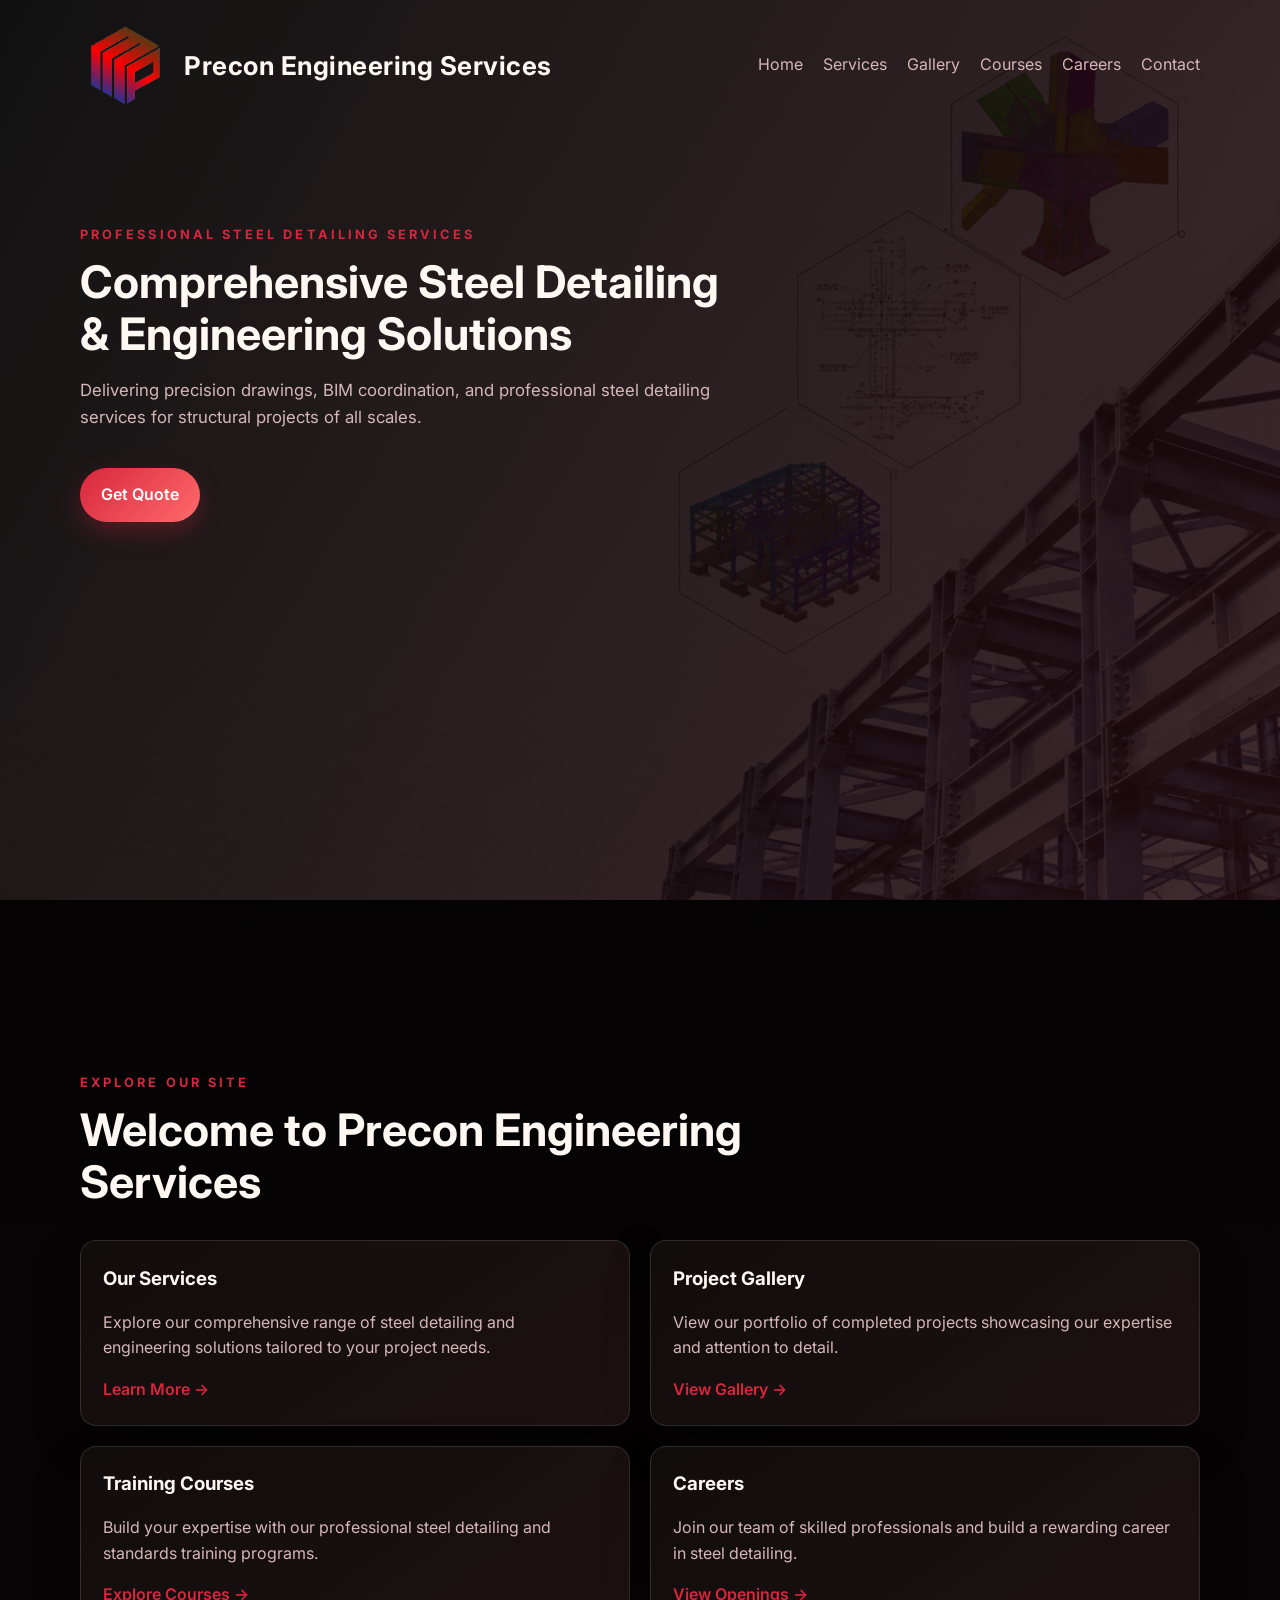
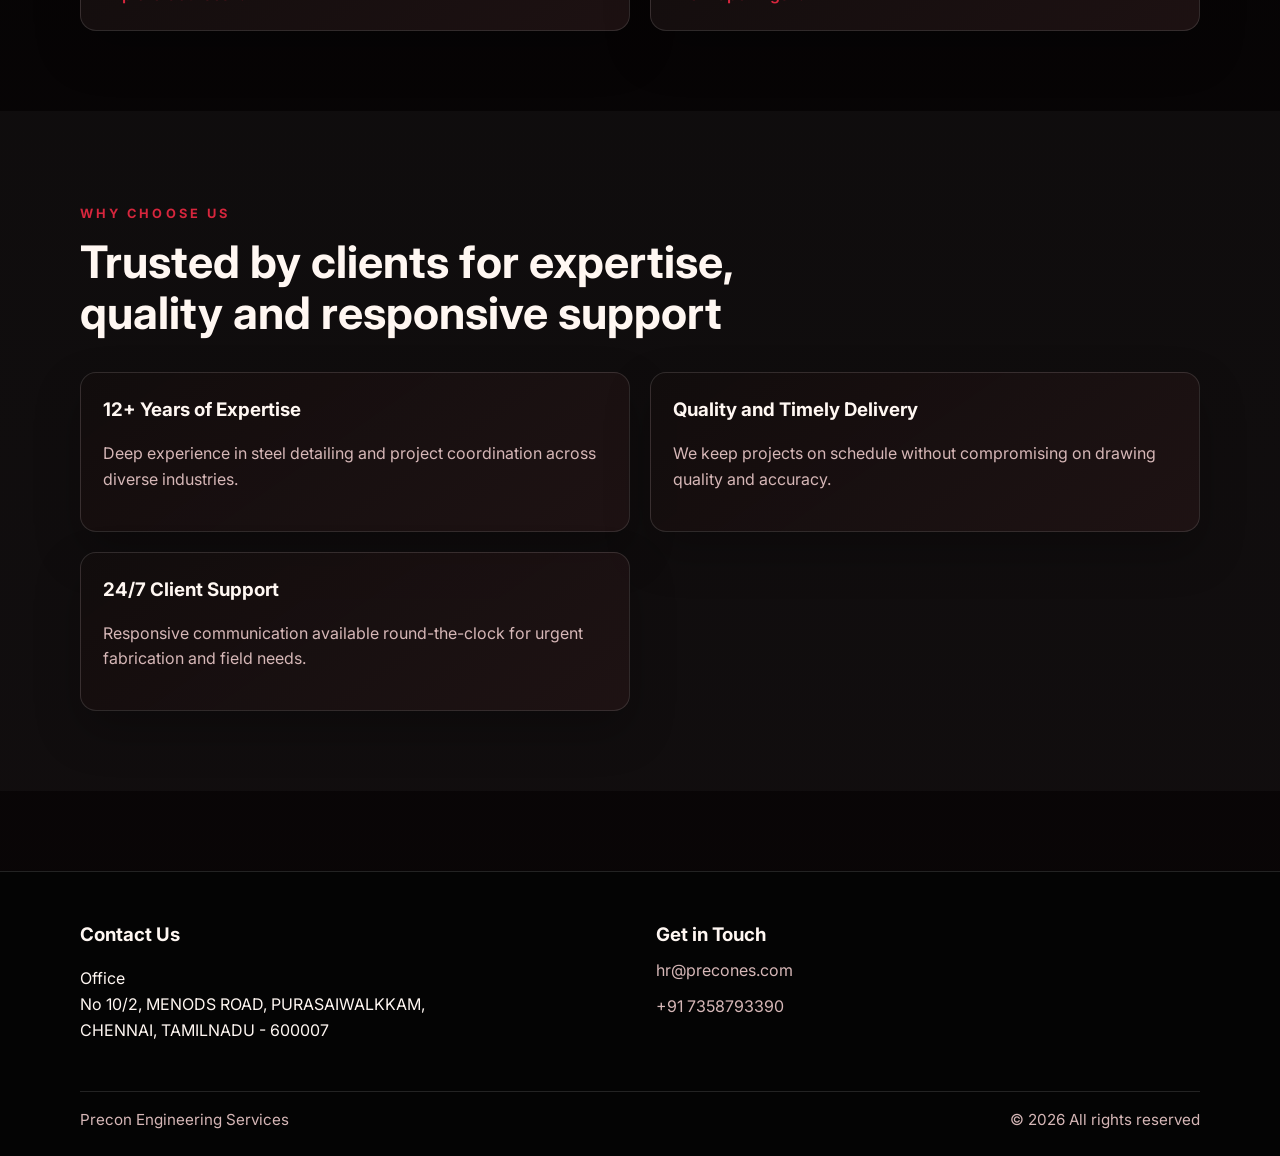
<file: index.html>
<!DOCTYPE html>
<html lang="en">
<head>
  <meta charset="UTF-8" />
  <meta name="viewport" content="width=device-width, initial-scale=1.0" />
  <meta name="description" content="Precon Engineering Services offers structural steel detailing, fabrication support, and steel training." />
  <title>Precon Engineering Services</title>
  <link rel="icon" href="./Images/Precon Logo.png" type="image.png" />
  <link rel="preconnect" href="https://fonts.googleapis.com" />
  <link rel="preconnect" href="https://fonts.gstatic.com" crossorigin />
  <link href="https://fonts.googleapis.com/css2?family=Inter:wght@400;500;600;700;800&display=swap" rel="stylesheet" />
  <link rel="stylesheet" href="style.css" />
</head>
<body>
  <header class="hero">
    <nav class="nav container">
      <a class="brand" href="index.html">
        <img src="./Images/Precon Logo.png" alt="PreconES logo" />
        <span><h2>Precon Engineering Services</h2></span>
      </a>
      <button class="menu-toggle" id="menuToggle" aria-label="Toggle menu">
        <span></span>
        <span></span>
        <span></span>
      </button>
      <div class="nav-links" id="navLinks">
        <a href="index.html">Home</a>
        <a href="services.html">Services</a>
        <a href="gallery.html">Gallery</a>
        <a href="courses.html">Courses</a>
        <a href="careers.html">Careers</a>
        <a href="contact.html">Contact</a>
      </div>
    </nav>

    <section class="hero-content container" id="home">
      <div class="hero-copy">
        <p class="eyebrow">Professional Steel Detailing Services</p>
        <h1>Comprehensive Steel Detailing & Engineering Solutions</h1>
        <p class="lead">Delivering precision drawings, BIM coordination, and professional steel detailing services for structural projects of all scales.</p>
        <a class="button primary" href="contact.html">Get Quote</a>
      </div>
    </section>
  </header>

  <main style="padding: 5rem 0;">
    <section class="section container">
      <div class="section-heading">
        <p class="eyebrow">Explore Our Site</p>
        <h2>Welcome to Precon Engineering Services</h2>
      </div>
      <div class="services-grid">
        <a href="services.html" class="card" style="text-decoration: none; transition: all 0.25s ease; cursor: pointer;">
          <h3 style="color: var(--text);">Our Services</h3>
          <p>Explore our comprehensive range of steel detailing and engineering solutions tailored to your project needs.</p>
          <span style="color: var(--accent); font-weight: 600;">Learn More →</span>
        </a>
        <a href="gallery.html" class="card" style="text-decoration: none; transition: all 0.25s ease; cursor: pointer;">
          <h3 style="color: var(--text);">Project Gallery</h3>
          <p>View our portfolio of completed projects showcasing our expertise and attention to detail.</p>
          <span style="color: var(--accent); font-weight: 600;">View Gallery →</span>
        </a>
        <a href="courses.html" class="card" style="text-decoration: none; transition: all 0.25s ease; cursor: pointer;">
          <h3 style="color: var(--text);">Training Courses</h3>
          <p>Build your expertise with our professional steel detailing and standards training programs.</p>
          <span style="color: var(--accent); font-weight: 600;">Explore Courses →</span>
        </a>
        <a href="careers.html" class="card" style="text-decoration: none; transition: all 0.25s ease; cursor: pointer;">
          <h3 style="color: var(--text);">Careers</h3>
          <p>Join our team of skilled professionals and build a rewarding career in steel detailing.</p>
          <span style="color: var(--accent); font-weight: 600;">View Openings →</span>
        </a>
      </div>
    </section>

    <section class="section alt-section">
      <div class="container">
        <div class="section-heading">
          <p class="eyebrow">Why Choose Us</p>
          <h2>Trusted by clients for expertise, quality and responsive support</h2>
        </div>
        <div class="features-grid">
          <article>
            <h3>12+ Years of Expertise</h3>
            <p>Deep experience in steel detailing and project coordination across diverse industries.</p>
          </article>
          <article>
            <h3>Quality and Timely Delivery</h3>
            <p>We keep projects on schedule without compromising on drawing quality and accuracy.</p>
          </article>
          <article>
            <h3>24/7 Client Support</h3>
            <p>Responsive communication available round-the-clock for urgent fabrication and field needs.</p>
          </article>
        </div>
      </div>
    </section>
  </main>

  <footer class="footer" id="contact">
    <div class="container footer-grid">
      <div>
        <h3>Contact Us</h3>
        <p>Office<br />No 10/2, MENODS ROAD, PURASAIWALKKAM, <br />CHENNAI, TAMILNADU - 600007</p>
      </div>
      <div>
        <h3>Get in Touch</h3>
        <ul class="contact-list">
          <li><a href="mailto:hr@precones.com">hr@precones.com</a></li>
          <li><a href="tel:+917358793390">+91 7358793390</a></li>
        </ul>
      </div>
    </div>
    <div class="container footer-bottom">
      <span>Precon Engineering Services</span>
      <span>© 2026 All rights reserved</span>
    </div>
  </footer>

  <script src="script.js" defer></script>
</body>
</html>
</file>
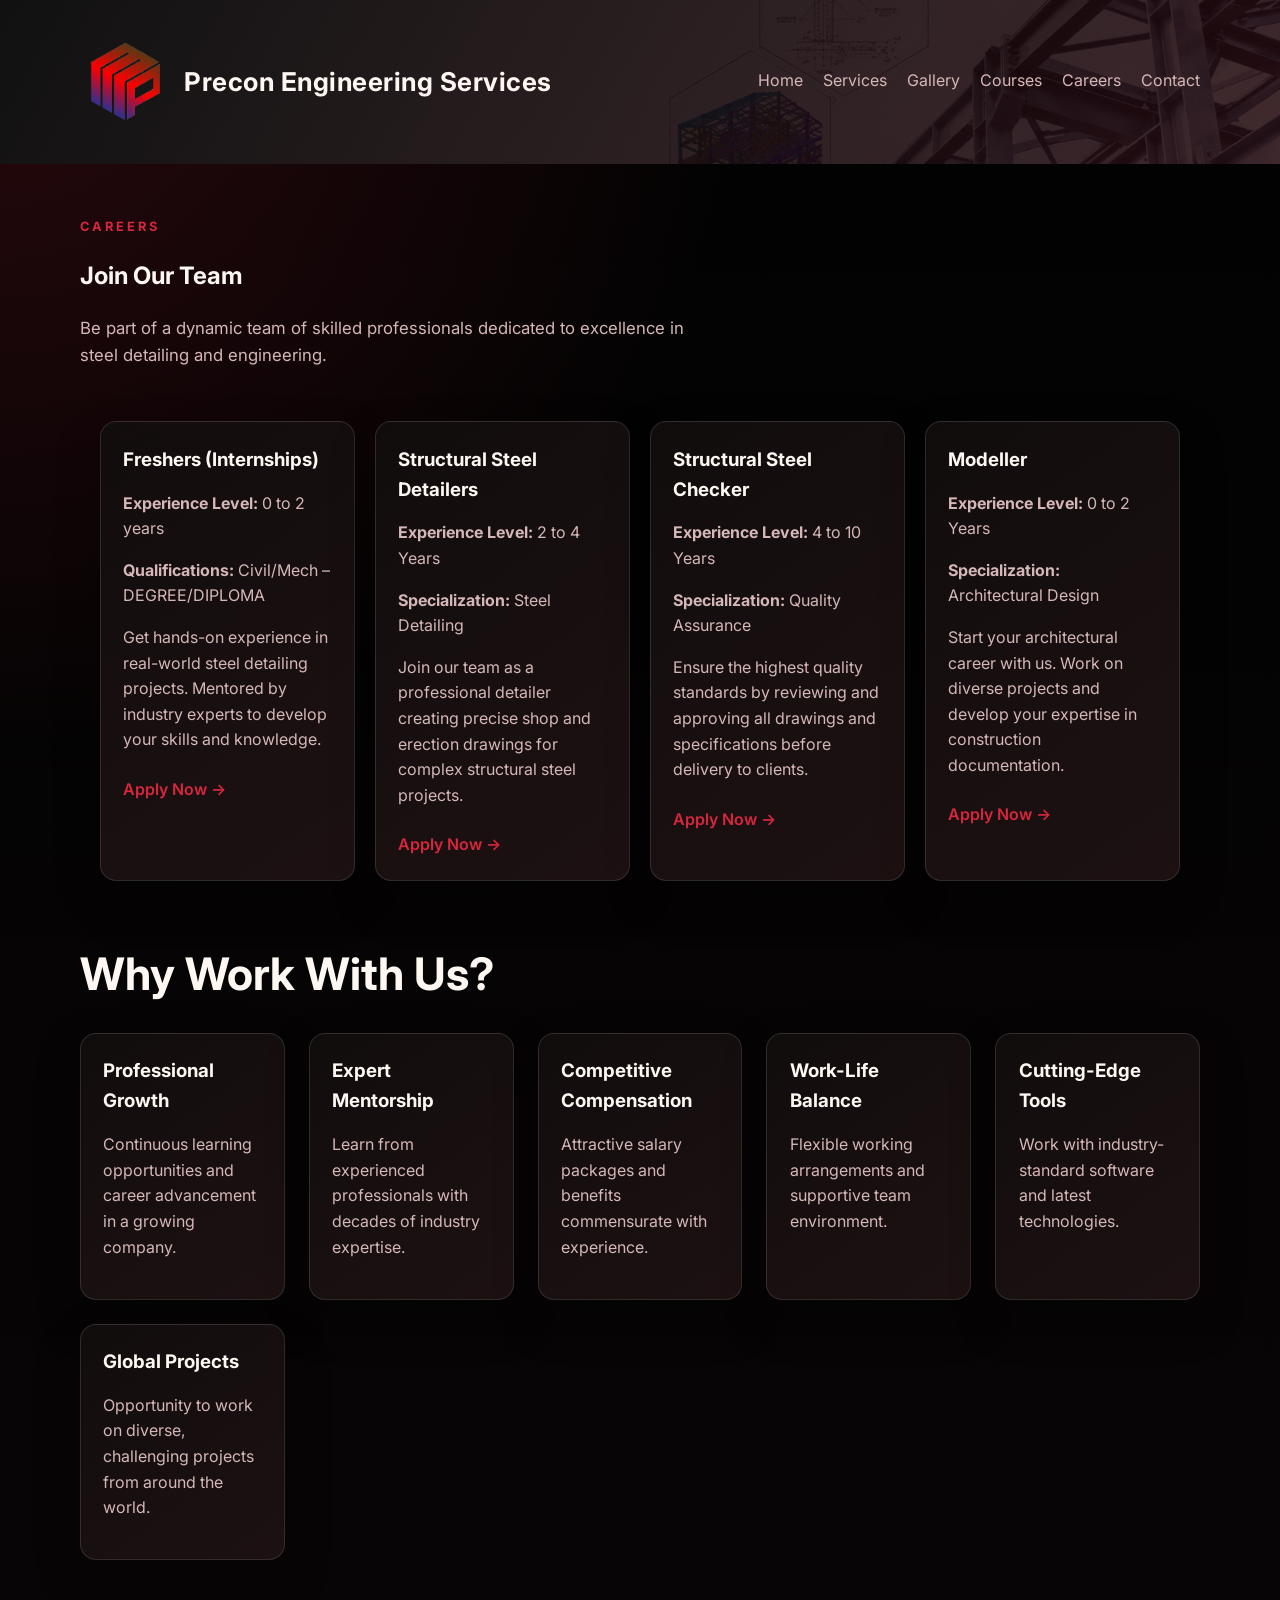
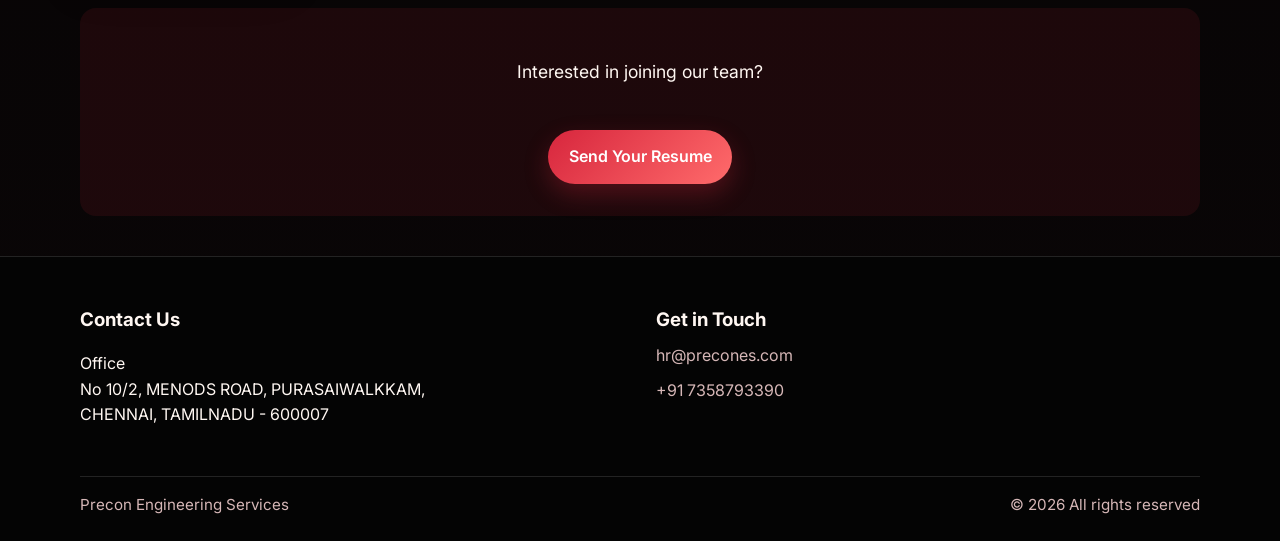
<file: careers.html>
<!DOCTYPE html>
<html lang="en">
<head>
  <meta charset="UTF-8" />
  <meta name="viewport" content="width=device-width, initial-scale=1.0" />
  <meta name="description" content="Join Precon Engineering Services! View career opportunities for structural steel detailers, engineers, and architects." />
  <title>Careers - Precon Engineering Services</title>
  <link rel="icon" href="./Images/Precon Logo.png" type="image/png" />
  <link rel="preconnect" href="https://fonts.googleapis.com" />
  <link rel="preconnect" href="https://fonts.gstatic.com" crossorigin />
  <link href="https://fonts.googleapis.com/css2?family=Inter:wght@400;500;600;700;800&display=swap" rel="stylesheet" />
  <link rel="stylesheet" href="style.css" />
</head>
<body>
  <header class="hero" style="min-height: auto; padding: 1rem 0;">
    <nav class="nav container">
      <a class="brand" href="index.html">
        <img src="./Images/Precon Logo.png" alt="PreconES logo" />
        <span><h2>Precon Engineering Services</h2></span>
      </a>
      <button class="menu-toggle" id="menuToggle" aria-label="Toggle menu">
        <span></span>
        <span></span>
        <span></span>
      </button>
      <div class="nav-links" id="navLinks">
        <a href="index.html">Home</a>
        <a href="services.html">Services</a>
        <a href="gallery.html">Gallery</a>
        <a href="courses.html">Courses</a>
        <a href="careers.html">Careers</a>
        <a href="contact.html">Contact</a>
      </div>
    </nav>
  </header>

  <main>
    <section class="section container" id="careers" style="padding: 40px 0;">
      <div class="section-heading">
        <p class="eyebrow">Careers</p>
        <h1>Join Our Team</h1>
        <p class="lead">Be part of a dynamic team of skilled professionals dedicated to excellence in steel detailing and engineering.</p>
      </div>

      <div class="careers-grid" style="padding: 20px; gap: 20px; display: grid; grid-template-columns: repeat(auto-fit, minmax(250px, 1fr));">
        <article class="card">
          <h3>Freshers (Internships)</h3>
          <p><strong>Experience Level:</strong> 0 to 2 years</p>
          <p><strong>Qualifications:</strong> Civil/Mech – DEGREE/DIPLOMA</p>
          <p>Get hands-on experience in real-world steel detailing projects. Mentored by industry experts to develop your skills and knowledge.</p>
          <a href="https://forms.gle/D42d22r1quux49MW7" style="color: var(--accent); font-weight: 600; text-decoration: none; display: inline-block; margin-top: 0.5rem;">Apply Now →</a>
        </article>
        <article class="card">
          <h3>Structural Steel Detailers</h3>
          <p><strong>Experience Level:</strong> 2 to 4 Years</p>
          <p><strong>Specialization:</strong> Steel Detailing</p>
          <p>Join our team as a professional detailer creating precise shop and erection drawings for complex structural steel projects.</p>
          <a href="https://forms.gle/D42d22r1quux49MW7" style="color: var(--accent); font-weight: 600; text-decoration: none; display: inline-block; margin-top: 0.5rem;">Apply Now →</a>
        </article>
        <article class="card">
          <h3>Structural Steel Checker</h3>
          <p><strong>Experience Level:</strong> 4 to 10 Years</p>
          <p><strong>Specialization:</strong> Quality Assurance</p>
          <p>Ensure the highest quality standards by reviewing and approving all drawings and specifications before delivery to clients.</p>
          <a href="https://forms.gle/D42d22r1quux49MW7" style="color: var(--accent); font-weight: 600; text-decoration: none; display: inline-block; margin-top: 0.5rem;">Apply Now →</a>
        </article>
        <article class="card">
          <h3>Modeller</h3>
          <p><strong>Experience Level:</strong> 0 to 2 Years</p>
          <p><strong>Specialization:</strong> Architectural Design</p>
          <p>Start your architectural career with us. Work on diverse projects and develop your expertise in construction documentation.</p>
          <a href="https://forms.gle/D42d22r1quux49MW7" style="color: var(--accent); font-weight: 600; text-decoration: none; display: inline-block; margin-top: 0.5rem;">Apply Now →</a>
        </article>
      </div>

      <section style="margin-top: 3rem;">
        <div class="section-heading">
          <h2>Why Work With Us?</h2>
        </div>
        <div style="display: grid; grid-template-columns: repeat(auto-fit, minmax(200px, 1fr)); gap: 1.5rem; margin-top: 2rem;">
          <div class="card">
            <h3>Professional Growth</h3>
            <p>Continuous learning opportunities and career advancement in a growing company.</p>
          </div>
          <div class="card">
            <h3>Expert Mentorship</h3>
            <p>Learn from experienced professionals with decades of industry expertise.</p>
          </div>
          <div class="card">
            <h3>Competitive Compensation</h3>
            <p>Attractive salary packages and benefits commensurate with experience.</p>
          </div>
          <div class="card">
            <h3>Work-Life Balance</h3>
            <p>Flexible working arrangements and supportive team environment.</p>
          </div>
          <div class="card">
            <h3>Cutting-Edge Tools</h3>
            <p>Work with industry-standard software and latest technologies.</p>
          </div>
          <div class="card">
            <h3>Global Projects</h3>
            <p>Opportunity to work on diverse, challenging projects from around the world.</p>
          </div>
        </div>
      </section>

      <div style="margin-top: 3rem; text-align: center; padding: 2rem; background: rgba(215, 38, 61, 0.1); border-radius: 1rem;">
        <p style="color: var(--text); font-size: 1.1rem; margin-bottom: 1.5rem;">Interested in joining our team?</p>
        <a href="contact.html" class="button primary">Send Your Resume</a>
      </div>
    </section>
  </main>

  <footer class="footer">
    <div class="container footer-grid">
      <div>
        <h3>Contact Us</h3>
        <p>Office<br />No 10/2, MENODS ROAD, PURASAIWALKKAM, <br />CHENNAI, TAMILNADU - 600007</p>
      </div>
      <div>
        <h3>Get in Touch</h3>
        <ul class="contact-list">
          <li><a href="mailto:hr@precones.com">hr@precones.com</a></li>
          <li><a href="tel:+917358793390">+91 7358793390</a></li>
        </ul>
      </div>
    </div>
    <div class="container footer-bottom">
      <span>Precon Engineering Services</span>
      <span>© 2026 All rights reserved</span>
    </div>
  </footer>

  <script src="script.js" defer></script>
</body>
</html>
</file>
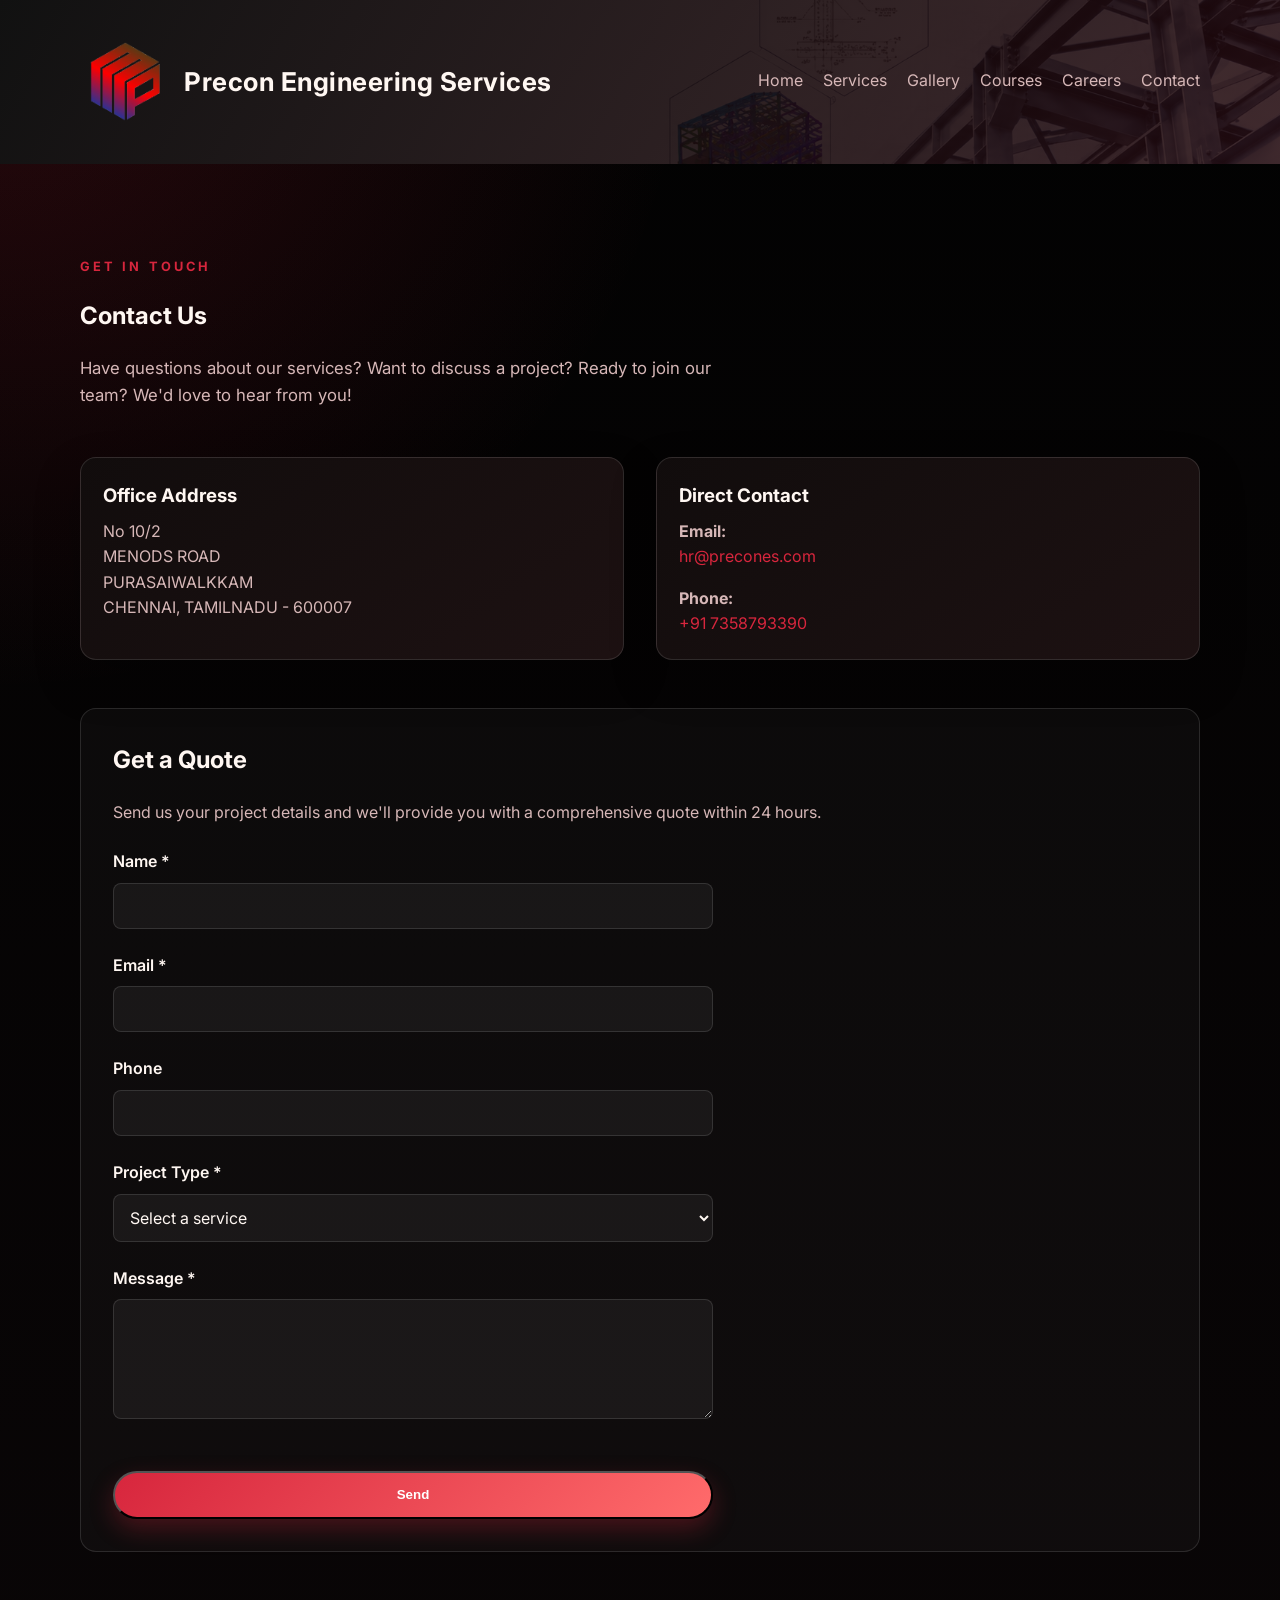
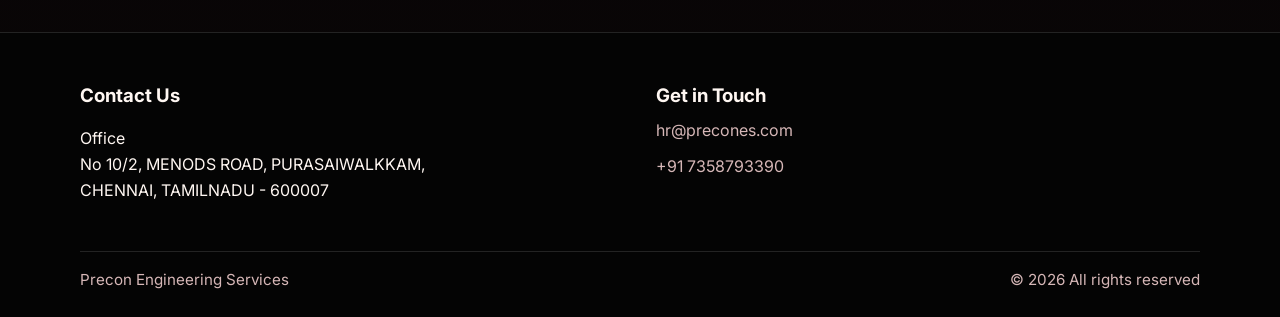
<file: contact.html>
<!DOCTYPE html>
<html lang="en">
<head>
  <meta charset="UTF-8" />
  <meta name="viewport" content="width=device-width, initial-scale=1.0" />
  <meta name="description" content="Contact Precon Engineering Services for steel detailing, training, and career inquiries." />
  <title>Contact Us - Precon Engineering Services</title>
  <link rel="icon" href="./Images/Precon Logo.png" type="image/png" />
  <link rel="preconnect" href="https://fonts.googleapis.com" />
  <link rel="preconnect" href="https://fonts.gstatic.com" crossorigin />
  <link href="https://fonts.googleapis.com/css2?family=Inter:wght@400;500;600;700;800&display=swap" rel="stylesheet" />
  <link rel="stylesheet" href="style.css" />
</head>
<body>
  <header class="hero" style="min-height: auto; padding: 1rem 0;">
    <nav class="nav container">
      <a class="brand" href="index.html">
        <img src="./Images/Precon Logo.png" alt="PreconES logo" />
        <span><h2>Precon Engineering Services</h2></span>
      </a>
      <button class="menu-toggle" id="menuToggle" aria-label="Toggle menu">
        <span></span>
        <span></span>
        <span></span>
      </button>
      <div class="nav-links" id="navLinks">
        <a href="index.html">Home</a>
        <a href="services.html">Services</a>
        <a href="gallery.html">Gallery</a>
        <a href="courses.html">Courses</a>
        <a href="careers.html">Careers</a>
        <a href="contact.html">Contact</a>
      </div>
    </nav>
  </header>

  <main>
    <section class="section container" id="contact">
      <div class="section-heading">
        <p class="eyebrow">Get In Touch</p>
        <h1>Contact Us</h1>
        <p class="lead">Have questions about our services? Want to discuss a project? Ready to join our team? We'd love to hear from you!</p>
      </div>

      <div style="display: grid; grid-template-columns: repeat(auto-fit, minmax(300px, 1fr)); gap: 2rem; margin: 3rem 0;">
        <div class="card">
          <h3>Office Address</h3>
          <p style="margin: 0; color: var(--muted);">
            No 10/2<br />
            MENODS ROAD<br />
            PURASAIWALKKAM<br />
            CHENNAI, TAMILNADU - 600007
          </p>
        </div>
        <div class="card">
          <h3>Direct Contact</h3>
          <p style="margin: 0.5rem 0; color: var(--muted);">
            <strong>Email:</strong><br />
            <a href="mailto:hr@precones.com" style="color: var(--accent);">hr@precones.com</a>
          </p>
          <p style="margin: 1rem 0 0; color: var(--muted);">
            <strong>Phone:</strong><br />
            <a href="tel:+917358793390" style="color: var(--accent);">+91 7358793390</a>
          </p>
        </div>
      </div>

      <section style="margin-top: 3rem;">
        <div style="background: rgba(255, 255, 255, 0.03); padding: 2rem; border-radius: 1rem; border: 1px solid var(--border);">
          <h2 style="margin-top: 0;">Get a Quote</h2>
          <p style="color: var(--muted); margin-bottom: 1.5rem;">Send us your project details and we'll provide you with a comprehensive quote within 24 hours.</p>
          
          <form id="quoteForm" style="display: grid; gap: 1.5rem; max-width: 600px;">
            <div>
              <label style="display: block; margin-bottom: 0.5rem; font-weight: 600;">Name *</label>
              <input type="text" name="name" required style="width: 100%; padding: 0.75rem; background: rgba(255, 255, 255, 0.05); border: 1px solid var(--border); border-radius: 0.5rem; color: var(--text); font-family: inherit; font-size: 1rem;" />
            </div>
            <div>
              <label style="display: block; margin-bottom: 0.5rem; font-weight: 600;">Email *</label>
              <input type="email" name="email" required style="width: 100%; padding: 0.75rem; background: rgba(255, 255, 255, 0.05); border: 1px solid var(--border); border-radius: 0.5rem; color: var(--text); font-family: inherit; font-size: 1rem;" />
            </div>
            <div>
              <label style="display: block; margin-bottom: 0.5rem; font-weight: 600;">Phone</label>
              <input type="tel" name="phone" style="width: 100%; padding: 0.75rem; background: rgba(255, 255, 255, 0.05); border: 1px solid var(--border); border-radius: 0.5rem; color: var(--text); font-family: inherit; font-size: 1rem;" />
            </div>
            <div>
              <label style="display: block; margin-bottom: 0.5rem; font-weight: 600;">Project Type *</label>
              <select name="projectType" required style="width: 100%; padding: 0.75rem; background: rgba(255, 255, 255, 0.05); border: 1px solid var(--border); border-radius: 0.5rem; color: var(--text); font-family: inherit; font-size: 1rem;">
                <option value="" style="background: #050505;">Select a service</option>
                <option value="Structural Steel Detailing" style="background: #050505;">Structural Steel Detailing</option>
                <option value="Misc Steel Detailing" style="background: #050505;">Misc Steel Detailing</option>
                <option value="Estimation & Material Takeoff" style="background: #050505;">Estimation & Material Takeoff</option>
                <option value="Connection Design" style="background: #050505;">Connection Design</option>
                <option value="BIM Coordination" style="background: #050505;">BIM Coordination</option>
                <option value="Architectural Drafting" style="background: #050505;">Architectural Drafting</option>
                <option value="Other" style="background: #050505;">Others</option>
              </select>
            </div>
            <div>
              <label style="display: block; margin-bottom: 0.5rem; font-weight: 600;">Message *</label>
              <textarea name="message" required style="width: 100%; padding: 0.75rem; background: rgba(255, 255, 255, 0.05); border: 1px solid var(--border); border-radius: 0.5rem; color: var(--text); font-family: inherit; font-size: 1rem; min-height: 120px; resize: vertical;"></textarea>
            </div>
            <button type="submit" class="button primary" style="align-self: flex-start;" id="submitBtn">Send</button>
            <p id="successMessage" style="color: #4ade80; display: none; margin-top: -1rem;">Thank you! Your request has been received.</p>
          </form>
        </div>
      </section>
    </section>
  </main>

  <footer class="footer">
    <div class="container footer-grid">
      <div>
        <h3>Contact Us</h3>
        <p>Office<br />No 10/2, MENODS ROAD, PURASAIWALKKAM,<br />CHENNAI, TAMILNADU - 600007</p>
      </div>
      <div>
        <h3>Get in Touch</h3>
        <ul class="contact-list">
          <li><a href="mailto:hr@precones.com">hr@precones.com</a></li>
          <li><a href="tel:+917358793390">+91 7358793390</a></li>
        </ul>
      </div>
    </div>
    <div class="container footer-bottom">
      <span>Precon Engineering Services</span>
      <span>© 2026 All rights reserved</span>
    </div>
  </footer>

  <script src="script.js" defer></script>
</body>
</html>
</file>
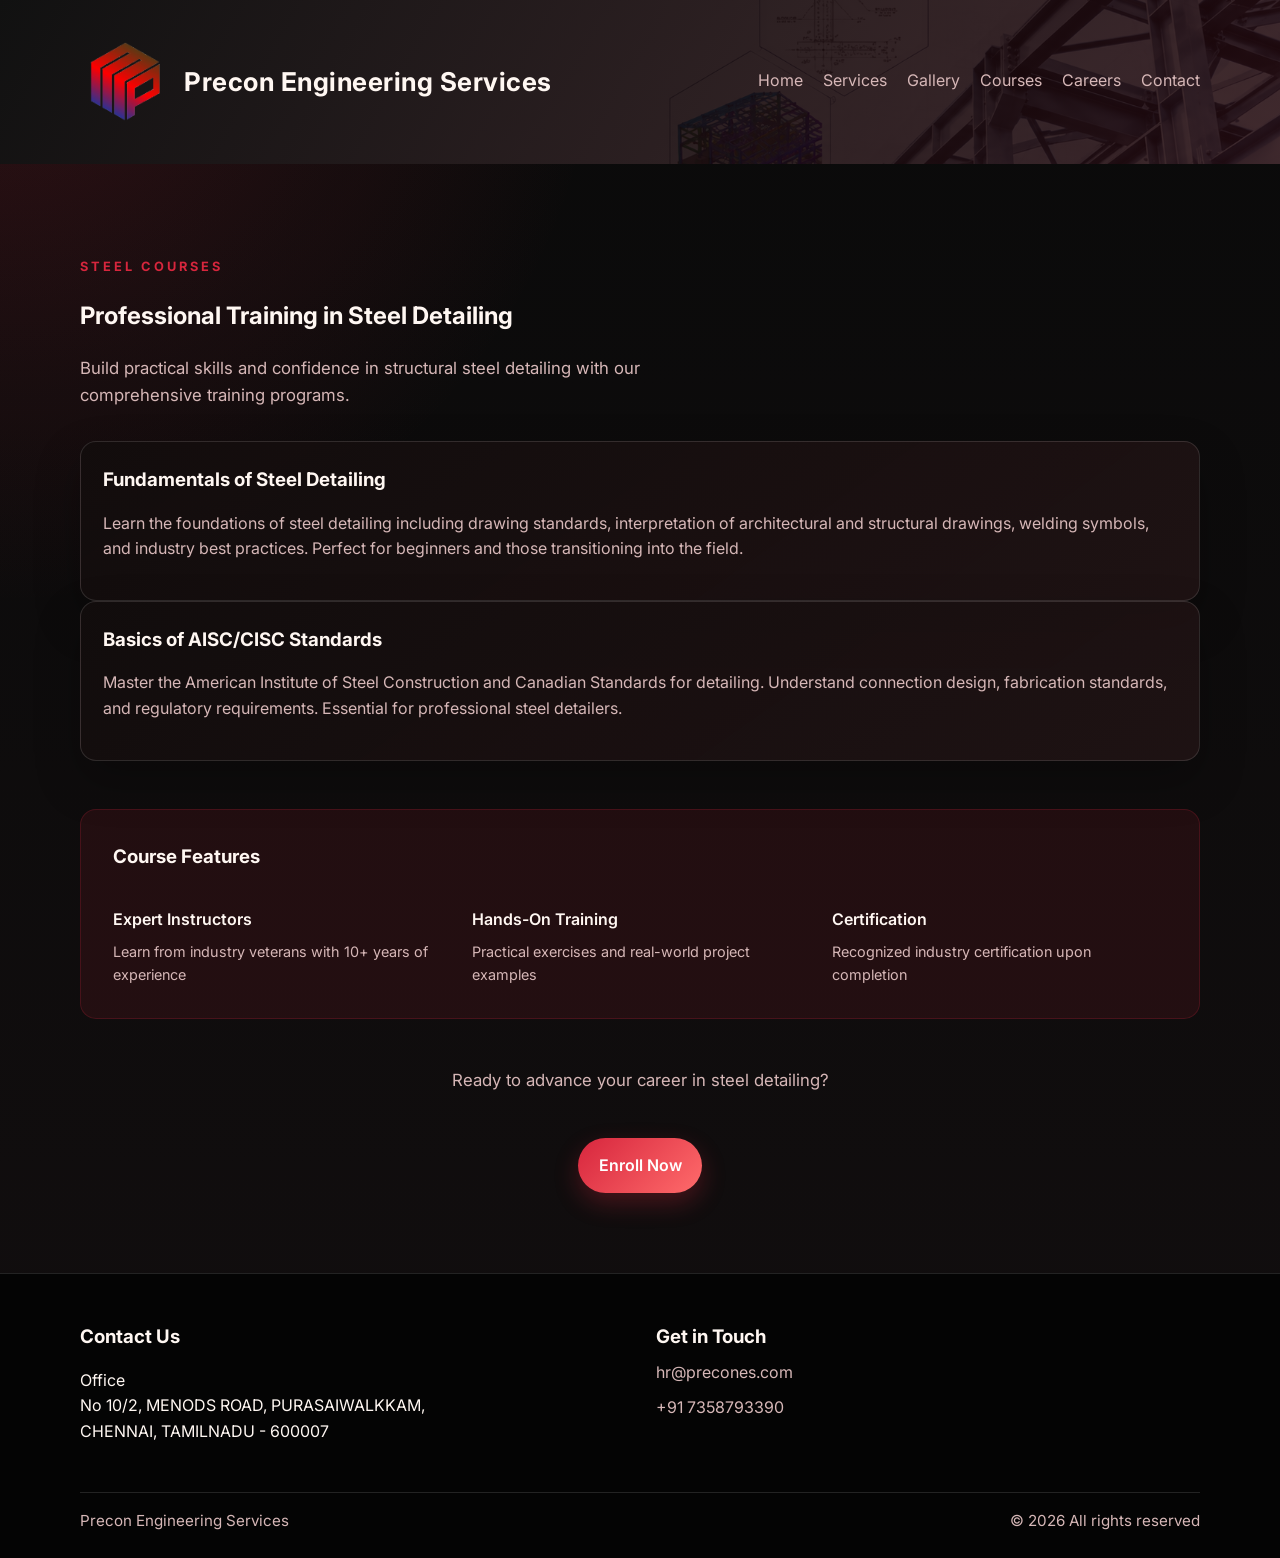
<file: courses.html>
<!DOCTYPE html>
<html lang="en">
<head>
  <meta charset="UTF-8" />
  <meta name="viewport" content="width=device-width, initial-scale=1.0" />
  <meta name="description" content="Professional steel detailing and architectural training courses for engineers and drafters." />
  <title>Steel Courses - Precon Engineering Services</title>
  <link rel="icon" href="./Images/Precon Logo.png" type="image/png" />
  <link rel="preconnect" href="https://fonts.googleapis.com" />
  <link rel="preconnect" href="https://fonts.gstatic.com" crossorigin />
  <link href="https://fonts.googleapis.com/css2?family=Inter:wght@400;500;600;700;800&display=swap" rel="stylesheet" />
  <link rel="stylesheet" href="style.css" />
</head>
<body>
  <header class="hero" style="min-height: auto; padding: 1rem 0;">
    <nav class="nav container">
      <a class="brand" href="index.html">
        <img src="./Images/Precon Logo.png" alt="PreconES logo" />
        <span><h2>Precon Engineering Services</h2></span>
      </a>
      <button class="menu-toggle" id="menuToggle" aria-label="Toggle menu">
        <span></span>
        <span></span>
        <span></span>
      </button>
      <div class="nav-links" id="navLinks">
        <a href="index.html">Home</a>
        <a href="services.html">Services</a>
        <a href="gallery.html">Gallery</a>
        <a href="courses.html">Courses</a>
        <a href="careers.html">Careers</a>
        <a href="contact.html">Contact</a>
      </div>
    </nav>
  </header>

  <main>
    <section class="section alt-section">
      <div class="container">
        <div class="section-heading">
          <p class="eyebrow">Steel Courses</p>
          <h1>Professional Training in Steel Detailing</h1>
          <p class="lead">Build practical skills and confidence in structural steel detailing with our comprehensive training programs.</p>
        </div>
        <div class="courses-grid" style="margin-top: 2rem;">
          <article class="card">
            <h3>Fundamentals of Steel Detailing</h3>
            <p>Learn the foundations of steel detailing including drawing standards, interpretation of architectural and structural drawings, welding symbols, and industry best practices. Perfect for beginners and those transitioning into the field.</p>
            <ul style="color: var(--muted); font-size: 0.9rem; margin-top: 1rem;">
            </ul>
          </article>
          <article class="card">
            <h3>Basics of AISC/CISC Standards</h3>
            <p>Master the American Institute of Steel Construction and Canadian Standards for detailing. Understand connection design, fabrication standards, and regulatory requirements. Essential for professional steel detailers.</p>
            <ul style="color: var(--muted); font-size: 0.9rem; margin-top: 1rem;">
            </ul>
          </article>
        </div>

        <div style="margin-top: 3rem; padding: 2rem; background: rgba(215, 38, 61, 0.1); border-radius: 1rem; border: 1px solid rgba(215, 38, 61, 0.2);">
          <h3 style="margin-top: 0;">Course Features</h3>
          <div style="display: grid; grid-template-columns: repeat(auto-fit, minmax(200px, 1fr)); gap: 1.5rem; margin-top: 1rem;">
            <div>
              <p style="font-weight: 600; margin-bottom: 0.5rem;">Expert Instructors</p>
              <p style="color: var(--muted); font-size: 0.9rem; margin: 0;">Learn from industry veterans with 10+ years of experience</p>
            </div>
            <div>
              <p style="font-weight: 600; margin-bottom: 0.5rem;">Hands-On Training</p>
              <p style="color: var(--muted); font-size: 0.9rem; margin: 0;">Practical exercises and real-world project examples</p>
            </div>
            <div>
              <p style="font-weight: 600; margin-bottom: 0.5rem;">Certification</p>
              <p style="color: var(--muted); font-size: 0.9rem; margin: 0;">Recognized industry certification upon completion</p>
            </div>
          </div>
        </div>

        <div style="margin-top: 3rem; text-align: center;">
          <p style="color: var(--muted); font-size: 1.05rem; margin-bottom: 1.5rem;">Ready to advance your career in steel detailing?</p>
          <a href="contact.html" class="button primary">Enroll Now</a>
        </div>
      </div>
    </section>
  </main>

  <footer class="footer">
    <div class="container footer-grid">
      <div>
        <h3>Contact Us</h3>
        <p>Office<br />No 10/2, MENODS ROAD, PURASAIWALKKAM,<br />CHENNAI, TAMILNADU - 600007</p>
      </div>
      <div>
        <h3>Get in Touch</h3>
        <ul class="contact-list">
          <li><a href="mailto:hr@precones.com">hr@precones.com</a></li>
          <li><a href="tel:+917358793390">+91 7358793390</a></li>
        </ul>
      </div>
    </div>
    <div class="container footer-bottom">
      <span>Precon Engineering Services</span>
      <span>© 2026 All rights reserved</span>
    </div>
  </footer>

  <script src="script.js" defer></script>
</body>
</html>
</file>
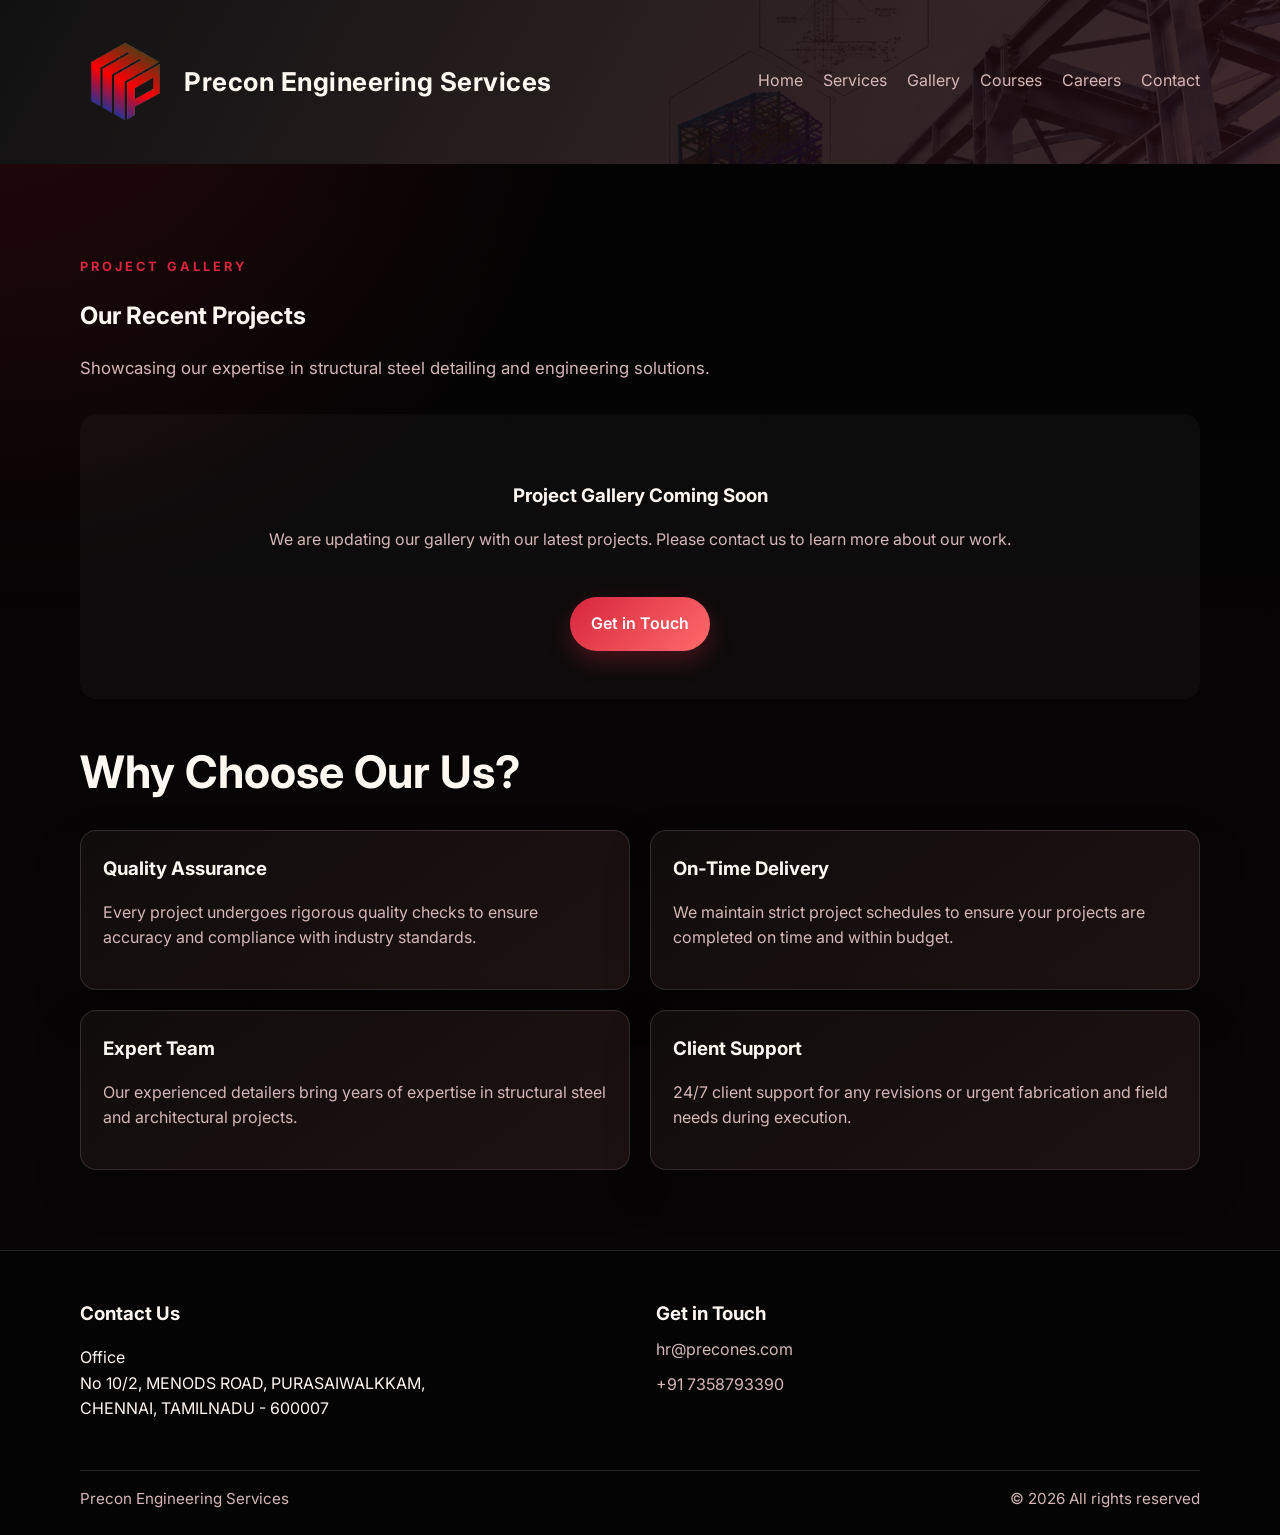
<file: gallery.html>
<!DOCTYPE html>
<html lang="en">
<head>
  <meta charset="UTF-8" />
  <meta name="viewport" content="width=device-width, initial-scale=1.0" />
  <meta name="description" content="View our portfolio of completed steel detailing projects and case studies." />
  <title>Project Gallery - Precon Engineering Services</title>
  <link rel="icon" href="./Images/Precon Logo.png" type="image/png" />
  <link rel="preconnect" href="https://fonts.googleapis.com" />
  <link rel="preconnect" href="https://fonts.gstatic.com" crossorigin />
  <link href="https://fonts.googleapis.com/css2?family=Inter:wght@400;500;600;700;800&display=swap" rel="stylesheet" />
  <link rel="stylesheet" href="style.css" />
</head>
<body>
  <header class="hero" style="min-height: auto; padding: 1rem 0;">
    <nav class="nav container">
      <a class="brand" href="index.html">
        <img src="./Images/Precon Logo.png" alt="PreconES logo" />
        <span><h2>Precon Engineering Services</h2></span>
      </a>
      <button class="menu-toggle" id="menuToggle" aria-label="Toggle menu">
        <span></span>
        <span></span>
        <span></span>
      </button>
      <div class="nav-links" id="navLinks">
        <a href="index.html">Home</a>
        <a href="services.html">Services</a>
        <a href="gallery.html">Gallery</a>
        <a href="courses.html">Courses</a>
        <a href="careers.html">Careers</a>
        <a href="contact.html">Contact</a>
      </div>
    </nav>
  </header>

  <main>
    <section class="section container" id="gallery">
      <div class="section-heading">
        <p class="eyebrow">Project Gallery</p>
        <h1>Our Recent Projects</h1>
        <p class="lead">Showcasing our expertise in structural steel detailing and engineering solutions.</p>
      </div>
      <div class="gallery-grid">
        <div style="text-align: center; padding: 3rem 2rem; background: rgba(255, 255, 255, 0.03); border-radius: 1rem;">
          <h3 style="margin-bottom: 1rem;">Project Gallery Coming Soon</h3>
          <p style="color: var(--muted); margin-bottom: 1.5rem;">We are updating our gallery with our latest projects. Please contact us to learn more about our work.</p>
          <a href="contact.html" class="button primary">Get in Touch</a>
        </div>
      </div>

      <section style="margin-top: 3rem;">
        <div class="section-heading">
          <h2>Why Choose Our Us?</h2>
        </div>
        <div class="services-grid" style="margin-top: 2rem;">
          <article class="card">
            <h3>Quality Assurance</h3>
            <p>Every project undergoes rigorous quality checks to ensure accuracy and compliance with industry standards.</p>
          </article>
          <article class="card">
            <h3>On-Time Delivery</h3>
            <p>We maintain strict project schedules to ensure your projects are completed on time and within budget.</p>
          </article>
          <article class="card">
            <h3>Expert Team</h3>
            <p>Our experienced detailers bring years of expertise in structural steel and architectural projects.</p>
          </article>
          <article class="card">
            <h3>Client Support</h3>
            <p>24/7 client support for any revisions or urgent fabrication and field needs during execution.</p>
          </article>
        </div>
      </section>
    </section>
  </main>

  <footer class="footer">
    <div class="container footer-grid">
      <div>
        <h3>Contact Us</h3>
        <p>Office<br />No 10/2, MENODS ROAD, PURASAIWALKKAM,<br />CHENNAI, TAMILNADU - 600007</p>
      </div>
      <div>
        <h3>Get in Touch</h3>
        <ul class="contact-list">
          <li><a href="mailto:hr@precones.com">hr@precones.com</a></li>
          <li><a href="tel:+917358793390">+91 7358793390</a></li>
        </ul>
      </div>
    </div>
    <div class="container footer-bottom">
      <span>Precon Engineering Services</span>
      <span>© 2026 All rights reserved</span>
    </div>
  </footer>

  <script src="script.js" defer></script>
</body>
</html>
</file>
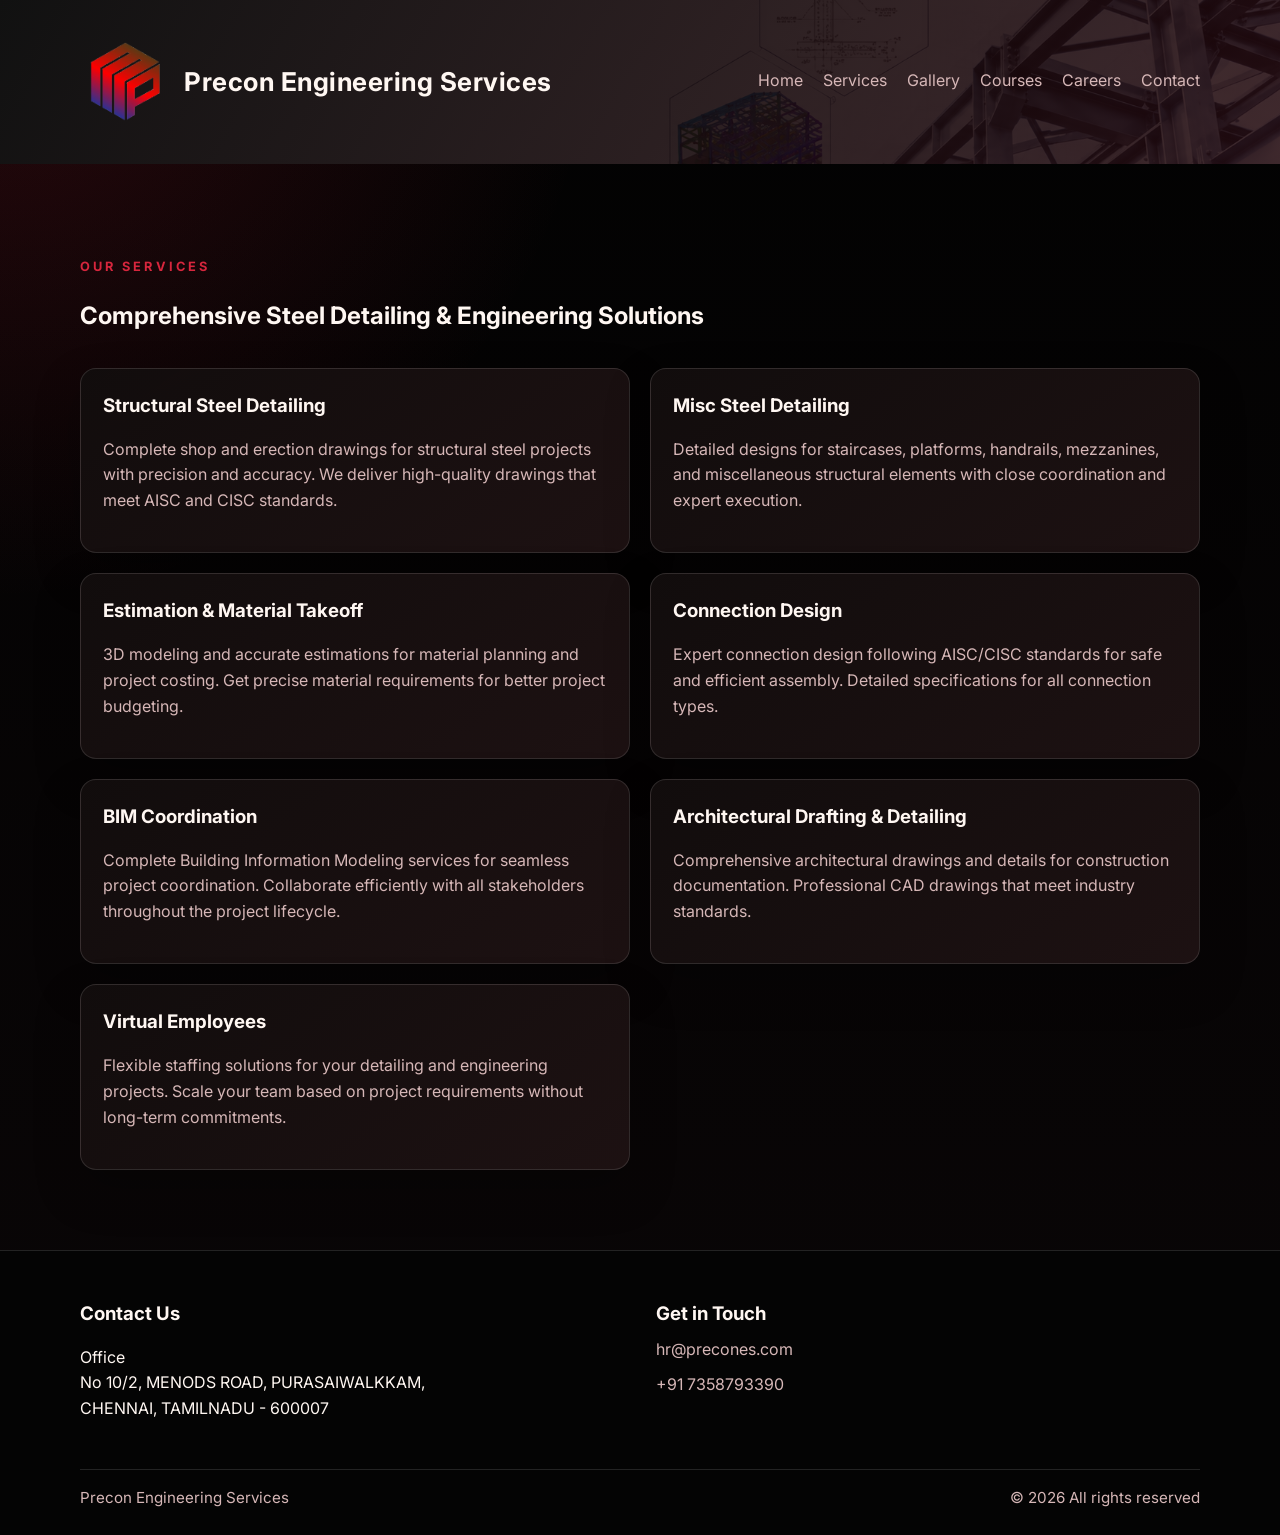
<file: services.html>
<!DOCTYPE html>
<html lang="en">
<head>
  <meta charset="UTF-8" />
  <meta name="viewport" content="width=device-width, initial-scale=1.0" />
  <meta name="description" content="Professional steel detailing services including structural steel, misc steel, estimation, connection design, BIM coordination and more." />
  <title>Our Services - Precon Engineering Services</title>
  <link rel="icon" href="./Images/Precon Logo.png" type="image/png" />
  <link rel="preconnect" href="https://fonts.googleapis.com" />
  <link rel="preconnect" href="https://fonts.gstatic.com" crossorigin />
  <link href="https://fonts.googleapis.com/css2?family=Inter:wght@400;500;600;700;800&display=swap" rel="stylesheet" />
  <link rel="stylesheet" href="style.css" />
</head>
<body>
  <header class="hero" style="min-height: auto; padding: 1rem 0;">
    <nav class="nav container">
      <a class="brand" href="index.html">
        <img src="./Images/Precon Logo.png" alt="PreconES logo" />
        <span><h2>Precon Engineering Services</h2></span>
      </a>
      <button class="menu-toggle" id="menuToggle" aria-label="Toggle menu">
        <span></span>
        <span></span>
        <span></span>
      </button>
      <div class="nav-links" id="navLinks">
        <a href="index.html">Home</a>
        <a href="services.html">Services</a>
        <a href="gallery.html">Gallery</a>
        <a href="courses.html">Courses</a>
        <a href="careers.html">Careers</a>
        <a href="contact.html">Contact</a>
      </div>
    </nav>
  </header>

  <main>
    <section class="section container" id="services">
      <div class="section-heading">
        <p class="eyebrow">Our Services</p>
        <h1>Comprehensive Steel Detailing & Engineering Solutions</h1>
      </div>
      <div class="services-grid">
        <article class="card">
          <h3>Structural Steel Detailing</h3>
          <p>Complete shop and erection drawings for structural steel projects with precision and accuracy. We deliver high-quality drawings that meet AISC and CISC standards.</p>
        </article>
        <article class="card">
          <h3>Misc Steel Detailing</h3>
          <p>Detailed designs for staircases, platforms, handrails, mezzanines, and miscellaneous structural elements with close coordination and expert execution.</p>
        </article>
        <article class="card">
          <h3>Estimation & Material Takeoff</h3>
          <p>3D modeling and accurate estimations for material planning and project costing. Get precise material requirements for better project budgeting.</p>
        </article>
        <article class="card">
          <h3>Connection Design</h3>
          <p>Expert connection design following AISC/CISC standards for safe and efficient assembly. Detailed specifications for all connection types.</p>
        </article>
        <article class="card">
          <h3>BIM Coordination</h3>
          <p>Complete Building Information Modeling services for seamless project coordination. Collaborate efficiently with all stakeholders throughout the project lifecycle.</p>
        </article>
        <article class="card">
          <h3>Architectural Drafting & Detailing</h3>
          <p>Comprehensive architectural drawings and details for construction documentation. Professional CAD drawings that meet industry standards.</p>
        </article>
        <article class="card">
          <h3>Virtual Employees</h3>
          <p>Flexible staffing solutions for your detailing and engineering projects. Scale your team based on project requirements without long-term commitments.</p>
        </article>
      </div>
    </section>
  </main>

  <footer class="footer">
    <div class="container footer-grid">
      <div>
        <h3>Contact Us</h3>
        <p>Office<br />No 10/2, MENODS ROAD, PURASAIWALKKAM,<br />CHENNAI, TAMILNADU - 600007</p>
      </div>
      <div>
        <h3>Get in Touch</h3>
        <ul class="contact-list">
          <li><a href="mailto:hr@precones.com">hr@precones.com</a></li>
          <li><a href="tel:+917358793390">+91 7358793390</a></li>
        </ul>
      </div>
    </div>
    <div class="container footer-bottom">
      <span>Precon Engineering Services</span>
      <span>© 2026 All rights reserved</span>
    </div>
  </footer>

  <script src="script.js" defer></script>
</body>
</html>
</file>
<file: style.css>
:root {
  --bg: #050505;
  --surface: #120d0d;
  --surface-2: #1d1515;
  --text: #fff7f2;
  --muted: #d6b7b7;
  --accent: #d7263d;
  --accent-2: #ff6b6b;
  --border: rgba(255, 255, 255, 0.12);
}

* {
  box-sizing: border-box;
}

html {
  scroll-behavior: smooth;
}

body {
  margin: 0;
  font-family: 'Inter', sans-serif;
  color: var(--text);
  background: radial-gradient(circle at top left, rgba(215, 38, 61, 0.18), transparent 30%), linear-gradient(180deg, #020202 0%, #0a0607 100%);
  line-height: 1.6;
}

img {
  max-width: 100%;
  display: block;
}

a {
  color: inherit;
  text-decoration: none;
}

.container {
  width: min(1120px, calc(100% - 2rem));
  margin: 0 auto;
}

.hero {
  min-height: 100vh;
  background: linear-gradient(120deg, rgba(5, 5, 5, 0.95), rgba(34, 8, 12, 0.85)), url('./Images/bg.png') center/cover;
}

.nav {
  display: flex;
  justify-content: space-between;
  align-items: center;
  padding: 1.25rem 0;
}

.brand {
  display: flex;
  align-items: center;
  gap: 0.75rem;
  font-weight: 700;
  letter-spacing: 0.03em;
  color: var(--text);
  font-size: 1.08rem;
}

.brand img {
  width: 92px;
  height: 92px;
}

.nav-links {
  display: flex;
  gap: 1.25rem;
  color: var(--muted);
}

.nav-links a {
  position: relative;
  padding-bottom: 0.2rem;
  transition: color 0.25s ease;
}

.nav-links a::after {
  content: '';
  position: absolute;
  left: 0;
  bottom: 0;
  width: 100%;
  height: 2px;
  border-radius: 999px;
  background: linear-gradient(90deg, var(--accent), var(--accent-2));
  transform: scaleX(0);
  transform-origin: center;
  transition: transform 0.25s ease;
}

.nav-links a:hover,
.nav-links a:focus-visible {
  color: var(--text);
}

.nav-links a:hover::after,
.nav-links a:focus-visible::after {
  transform: scaleX(1);
}

.hero-content {
  display: grid;
  grid-template-columns: 1.3fr 0.8fr;
  gap: 2rem;
  padding: 5rem 0 4rem;
  align-items: center;
}

.eyebrow {
  text-transform: uppercase;
  letter-spacing: 0.24em;
  color: var(--accent);
  font-size: 0.8rem;
  font-weight: 700;
  margin-bottom: 0.75rem;
}

.hero h1,
.section-heading h2 {
  font-size: clamp(2rem, 3.5vw, 3.2rem);
  line-height: 1.15;
  margin: 0 0 1rem;
}

.lead {
  color: var(--muted);
  font-size: 1.05rem;
  max-width: 640px;
}

.button {
  display: inline-block;
  margin-top: 1.25rem;
  padding: 0.9rem 1.3rem;
  border-radius: 999px;
  font-weight: 600;
  transition: transform 0.2s ease, box-shadow 0.2s ease, background 0.2s ease;
}

.button:hover {
  transform: translateY(-2px);
}

.button.primary {
  background: linear-gradient(135deg, var(--accent), var(--accent-2));
  color: #fff;
  box-shadow: 0 10px 24px rgba(215, 38, 61, 0.28);
}

.hero-card,
.card,
article {
  background: linear-gradient(145deg, rgba(18, 13, 13, 0.95), rgba(32, 19, 20, 0.9));
  border: 1px solid var(--border);
  border-radius: 1rem;
  box-shadow: 0 20px 45px rgba(0, 0, 0, 0.25);
  transition: transform 0.25s ease, box-shadow 0.25s ease, border-color 0.25s ease;
}

.hero-card {
  padding: 1.5rem;
}

.hero-card h2 {
  margin-top: 0;
  font-size: 1.35rem;
}

.hero-card ul {
  padding-left: 1rem;
  color: var(--muted);
}

.section {
  padding: 5rem 0;
}

.alt-section {
  background: rgba(255, 255, 255, 0.03);
}

.section-heading {
  max-width: 760px;
  margin-bottom: 2rem;
}

.about-grid,
.training-layout {
  display: grid;
  grid-template-columns: repeat(2, minmax(0, 1fr));
  gap: 2rem;
}

.about-grid p,
.training-layout p,
.card p,
.features-grid p,
.contact-list a {
  color: var(--muted);
}

.features-grid,
.services-grid {
  display: grid;
  grid-template-columns: repeat(2, minmax(0, 1fr));
  gap: 1.25rem;
}

.features-grid article,
.card {
  padding: 1.4rem;
}

.features-grid h3,
.card h3,
.footer h3 {
  margin-top: 0;
  margin-bottom: 0.5rem;
}

.software-gallery {
  display: grid;
  grid-template-columns: repeat(4, minmax(0, 1fr));
  gap: 1rem;
}

.software-gallery img {
  border-radius: 0.85rem;
  height: 220px;
  width: 100%;
  object-fit: cover;
  border: 1px solid var(--border);
}

.check-list {
  padding-left: 1.1rem;
  color: var(--muted);
}

.footer {
  padding: 3rem 0 1.5rem;
  background: #040404;
  border-top: 1px solid var(--border);
}

.footer-grid {
  display: grid;
  grid-template-columns: repeat(2, minmax(0, 1fr));
  gap: 2rem;
}

.contact-list {
  list-style: none;
  padding: 0;
  margin: 0;
}

.contact-list li + li {
  margin-top: 0.6rem;
}

.contact-list a:hover {
  color: var(--text);
}

.footer-bottom {
  margin-top: 2rem;
  padding-top: 1rem;
  border-top: 1px solid var(--border);
  display: flex;
  justify-content: space-between;
  gap: 1rem;
  color: var(--muted);
  font-size: 0.95rem;
}

@media (hover: hover) and (pointer: fine) {
  .hero-card:hover,
  .card:hover,
  .features-grid article:hover {
    transform: translateY(-6px);
    box-shadow: 0 22px 45px rgba(215, 38, 61, 0.16);
    border-color: rgba(215, 38, 61, 0.45);
  }
}

/* Mobile Menu Toggle Button */
.menu-toggle {
  display: none;
  flex-direction: column;
  gap: 6px;
  background: none;
  border: none;
  cursor: pointer;
  padding: 0;
}

.menu-toggle span {
  width: 25px;
  height: 3px;
  background: var(--text);
  border-radius: 2px;
  transition: all 0.3s ease;
}

.menu-toggle.active span:nth-child(1) {
  transform: rotate(45deg) translate(10px, 10px);
}

.menu-toggle.active span:nth-child(2) {
  opacity: 0;
}

.menu-toggle.active span:nth-child(3) {
  transform: rotate(-45deg) translate(8px, -8px);
}

/* Tablet: 768px to 1024px */
@media (max-width: 1024px) {
  .container {
    width: min(100%, calc(100% - 1.5rem));
  }

  .hero-content {
    grid-template-columns: 1fr;
    gap: 1.5rem;
    padding: 3rem 0 2rem;
  }

  .services-grid,
  .courses-grid,
  .careers-grid {
    grid-template-columns: repeat(auto-fit, minmax(250px, 1fr));
    gap: 1rem;
  }

  .section {
    padding: 3rem 0;
  }

  .hero h1,
  .section-heading h2 {
    font-size: clamp(1.75rem, 3vw, 2.5rem);
  }

  .lead {
    font-size: 1rem;
  }
}

/* Small Tablet/Large Mobile: 600px to 768px */
@media (max-width: 768px) {
  .nav {
    flex-direction: row;
    justify-content: space-between;
    gap: 1rem;
  }

  .menu-toggle {
    display: flex;
  }

  .nav-links {
    position: absolute;
    top: 70px;
    left: 0;
    right: 0;
    flex-direction: column;
    background: rgba(5, 5, 5, 0.98);
    padding: 1.5rem;
    gap: 1rem;
    justify-content: flex-start;
    display: none;
    width: 100%;
    border-bottom: 1px solid var(--border);
  }

  .nav-links.active {
    display: flex;
  }

  .brand span {
    font-size: 1rem;
  }

  .brand img {
    width: 92px;
    height: 92px;
  }

  .hero-content {
    padding: 2rem 0 1rem;
  }

  .section {
    padding: 2rem 0;
  }

  .hero h1,
  .section-heading h2 {
    font-size: clamp(1.5rem, 2.5vw, 2.2rem);
  }

  .eyebrow {
    font-size: 0.7rem;
  }

  .lead {
    font-size: 0.95rem;
  }

  .features-grid,
  .services-grid,
  .courses-grid,
  .careers-grid,
  .about-grid,
  .training-layout,
  .software-gallery,
  .footer-grid {
    grid-template-columns: 1fr;
    gap: 1rem;
  }

  .card,
  .hero-card,
  article {
    padding: 1.2rem;
  }

  .button {
    padding: 0.8rem 1.2rem;
    font-size: 0.95rem;
  }

  .section-heading {
    margin-bottom: 1.5rem;
  }

  .footer-grid {
    gap: 1.5rem;
  }

  .footer {
    padding: 2rem 0 1rem;
  }

  .footer-bottom {
    flex-direction: column;
    gap: 0.8rem;
    font-size: 0.9rem;
  }
}

/* Mobile: 480px to 600px */
@media (max-width: 600px) {
  .container {
    width: min(100%, calc(100% - 1rem));
  }

  .nav {
    padding: 1rem 0;
  }

  .brand {
    gap: 0.5rem;
  }

  .brand span {
    font-size: 0.95rem;
    display: block;
  }

  .brand img {
    width: 42px;
    height: 42px;
  }

  .hero-content {
    padding: 1.5rem 0 0.5rem;
  }

  .hero h1,
  .section-heading h2 {
    font-size: clamp(1.25rem, 2vw, 1.8rem);
    margin-bottom: 0.75rem;
  }

  .lead {
    font-size: 0.9rem;
  }

  .section {
    padding: 1.5rem 0;
  }

  .section-heading {
    margin-bottom: 1rem;
  }

  .eyebrow {
    font-size: 0.65rem;
    margin-bottom: 0.5rem;
  }

  .button {
    padding: 0.75rem 1rem;
    font-size: 0.9rem;
    margin-top: 1rem;
  }

  .card,
  .hero-card,
  article {
    padding: 1rem;
  }

  .card h3,
  .hero-card h2 {
    font-size: 1.1rem;
    margin-bottom: 0.4rem;
  }

  .card p,
  article p {
    font-size: 0.9rem;
    margin: 0;
  }

  .footer {
    padding: 1.5rem 0 0.75rem;
  }

  .footer-grid {
    gap: 1rem;
  }

  .footer h3 {
    font-size: 1rem;
    margin-bottom: 0.4rem;
  }

  .footer p,
  .footer-grid p {
    font-size: 0.9rem;
  }

  .footer-bottom {
    margin-top: 1rem;
    padding-top: 0.75rem;
    gap: 0.5rem;
    font-size: 0.85rem;
  }

  .contact-list li + li {
    margin-top: 0.4rem;
  }

  .hero-card ul {
    padding-left: 0.75rem;
    font-size: 0.9rem;
  }
}

/* Extra Small Mobile: below 480px */
@media (max-width: 480px) {
  .hero h1,
  .section-heading h2 {
    font-size: clamp(1.1rem, 1.8vw, 1.5rem);
  }

  .lead {
    font-size: 0.85rem;
  }

  .hero-content {
    padding: 1rem 0;
  }

  .section {
    padding: 1rem 0;
  }

  .card,
  .hero-card,
  article {
    padding: 0.9rem;
  }

  .section-heading {
    margin-bottom: 0.75rem;
  }

  .button {
    padding: 0.7rem 0.9rem;
    font-size: 0.85rem;
  }
}
</file>
